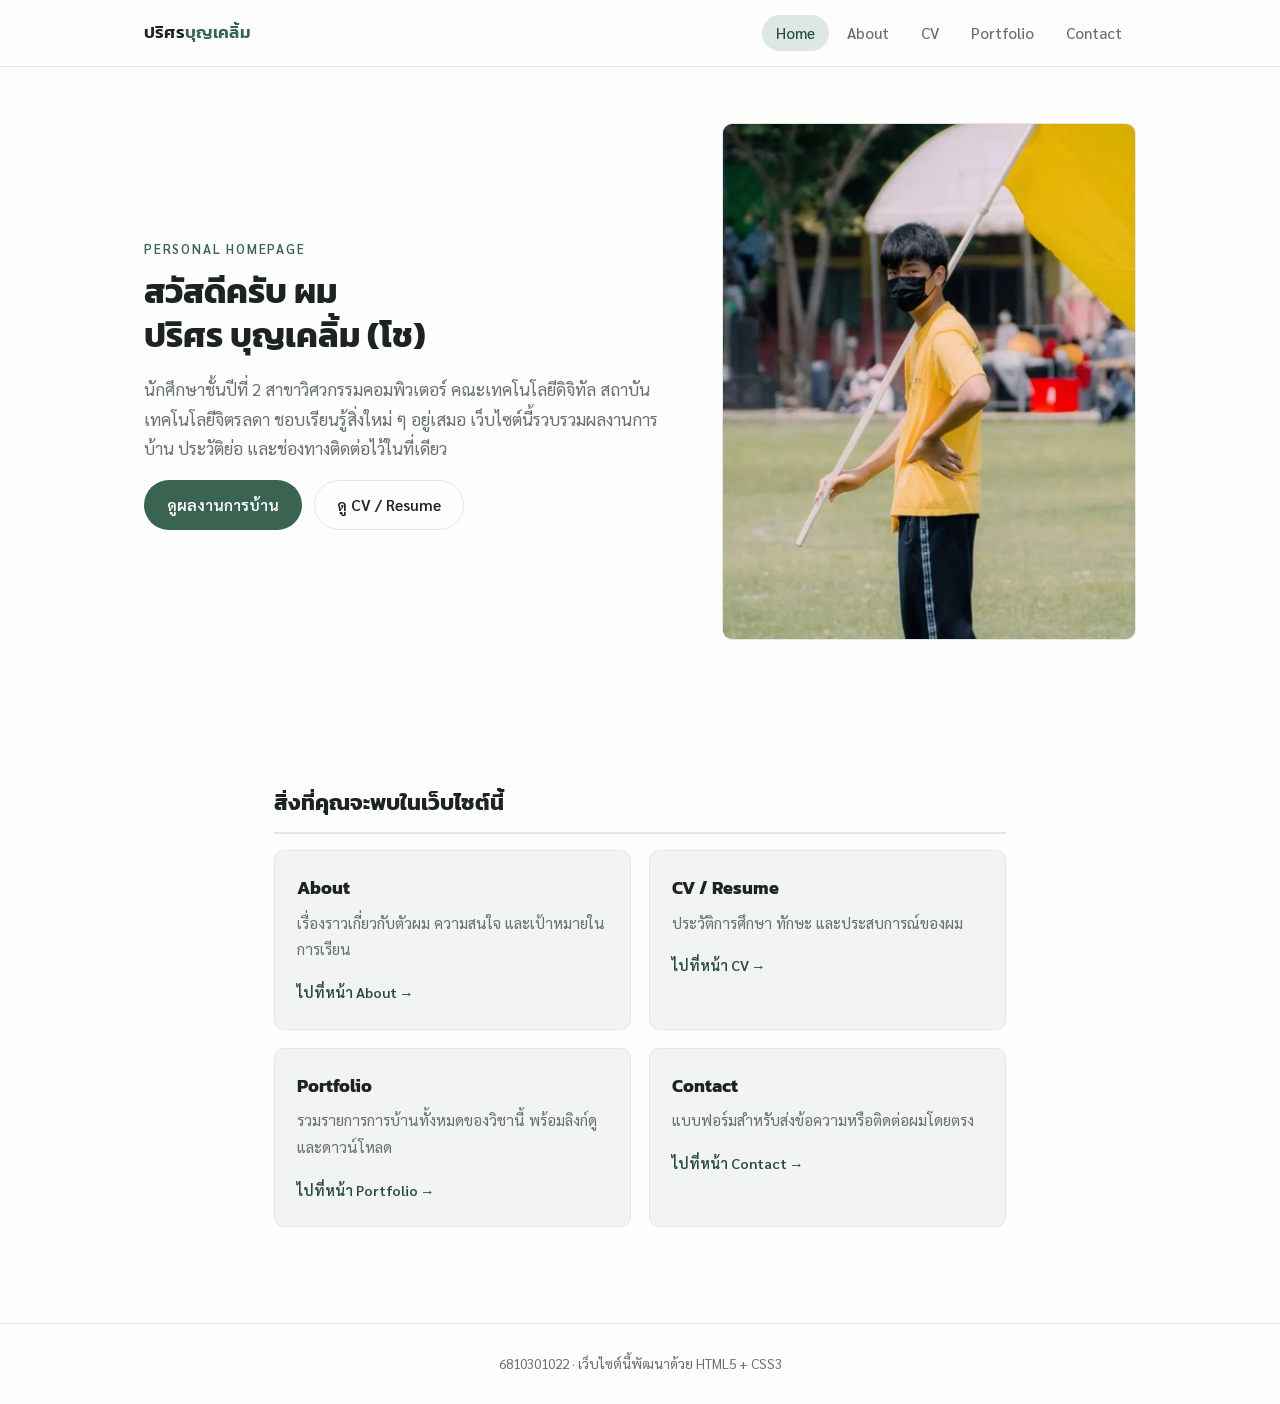
<file: index.html>
<!DOCTYPE html>
<html lang="th">
<head>
<meta charset="UTF-8">
<meta name="viewport" content="width=device-width, initial-scale=1.0">
<title>หน้าแรก | เว็บไซต์ส่วนตัว</title>
<link rel="stylesheet" href="css/style.css">
</head>
<body>

<header class="site-header">
  <div class="nav-wrap">
    <a href="index.html" class="brand">ปริศร<span>บุญเคลิ้ม</span></a>
    <button class="nav-toggle" aria-label="เปิดเมนู">เมนู</button>
    <ul class="nav-list">
      <li><a href="index.html" class="active">Home</a></li>
      <li><a href="about.html">About</a></li>
      <li><a href="cv.html">CV</a></li>
      <li><a href="portfolio.html">Portfolio</a></li>
      <li><a href="contact.html">Contact</a></li>
    </ul>
  </div>
</header>

<section class="hero">
  <div>
    <span class="eyebrow">Personal Homepage</span>
    <h1>สวัสดีครับ ผม<br>ปริศร บุญเคลิ้ม (โช)</h1>
    <p class="lead">
      นักศึกษาชั้นปีที่ 2 สาขาวิศวกรรมคอมพิวเตอร์ คณะเทคโนโลยีดิจิทัล
      สถาบันเทคโนโลยีจิตรลดา ชอบเรียนรู้สิ่งใหม่ ๆ อยู่เสมอ
      เว็บไซต์นี้รวบรวมผลงานการบ้าน ประวัติย่อ
      และช่องทางติดต่อไว้ในที่เดียว
    </p>
    <div class="hero-actions">
      <a href="portfolio.html" class="btn btn-primary">ดูผลงานการบ้าน</a>
      <a href="cv.html" class="btn btn-outline">ดู CV / Resume</a>
    </div>
  </div>
  <img class="hero-photo" src="images/avatar.jpg" alt="รูปโปรไฟล์ของปริศร บุญเคลิ้ม">
</section>

<main>
  <h2>สิ่งที่คุณจะพบในเว็บไซต์นี้</h2>
  <div class="card-grid">
    <div class="info-card">
      <h3>About</h3>
      <p>เรื่องราวเกี่ยวกับตัวผม ความสนใจ และเป้าหมายในการเรียน</p>
      <a href="about.html">ไปที่หน้า About →</a>
    </div>
    <div class="info-card">
      <h3>CV / Resume</h3>
      <p>ประวัติการศึกษา ทักษะ และประสบการณ์ของผม</p>
      <a href="cv.html">ไปที่หน้า CV →</a>
    </div>
    <div class="info-card">
      <h3>Portfolio</h3>
      <p>รวมรายการการบ้านทั้งหมดของวิชานี้ พร้อมลิงก์ดูและดาวน์โหลด</p>
      <a href="portfolio.html">ไปที่หน้า Portfolio →</a>
    </div>
    <div class="info-card">
      <h3>Contact</h3>
      <p>แบบฟอร์มสำหรับส่งข้อความหรือติดต่อผมโดยตรง</p>
      <a href="contact.html">ไปที่หน้า Contact →</a>
    </div>
  </div>
</main>

<footer class="site-footer">
  6810301022 · เว็บไซต์นี้พัฒนาด้วย HTML5 + CSS3
</footer>

<script src="js/main.js"></script>
</body>
</html>
</file>
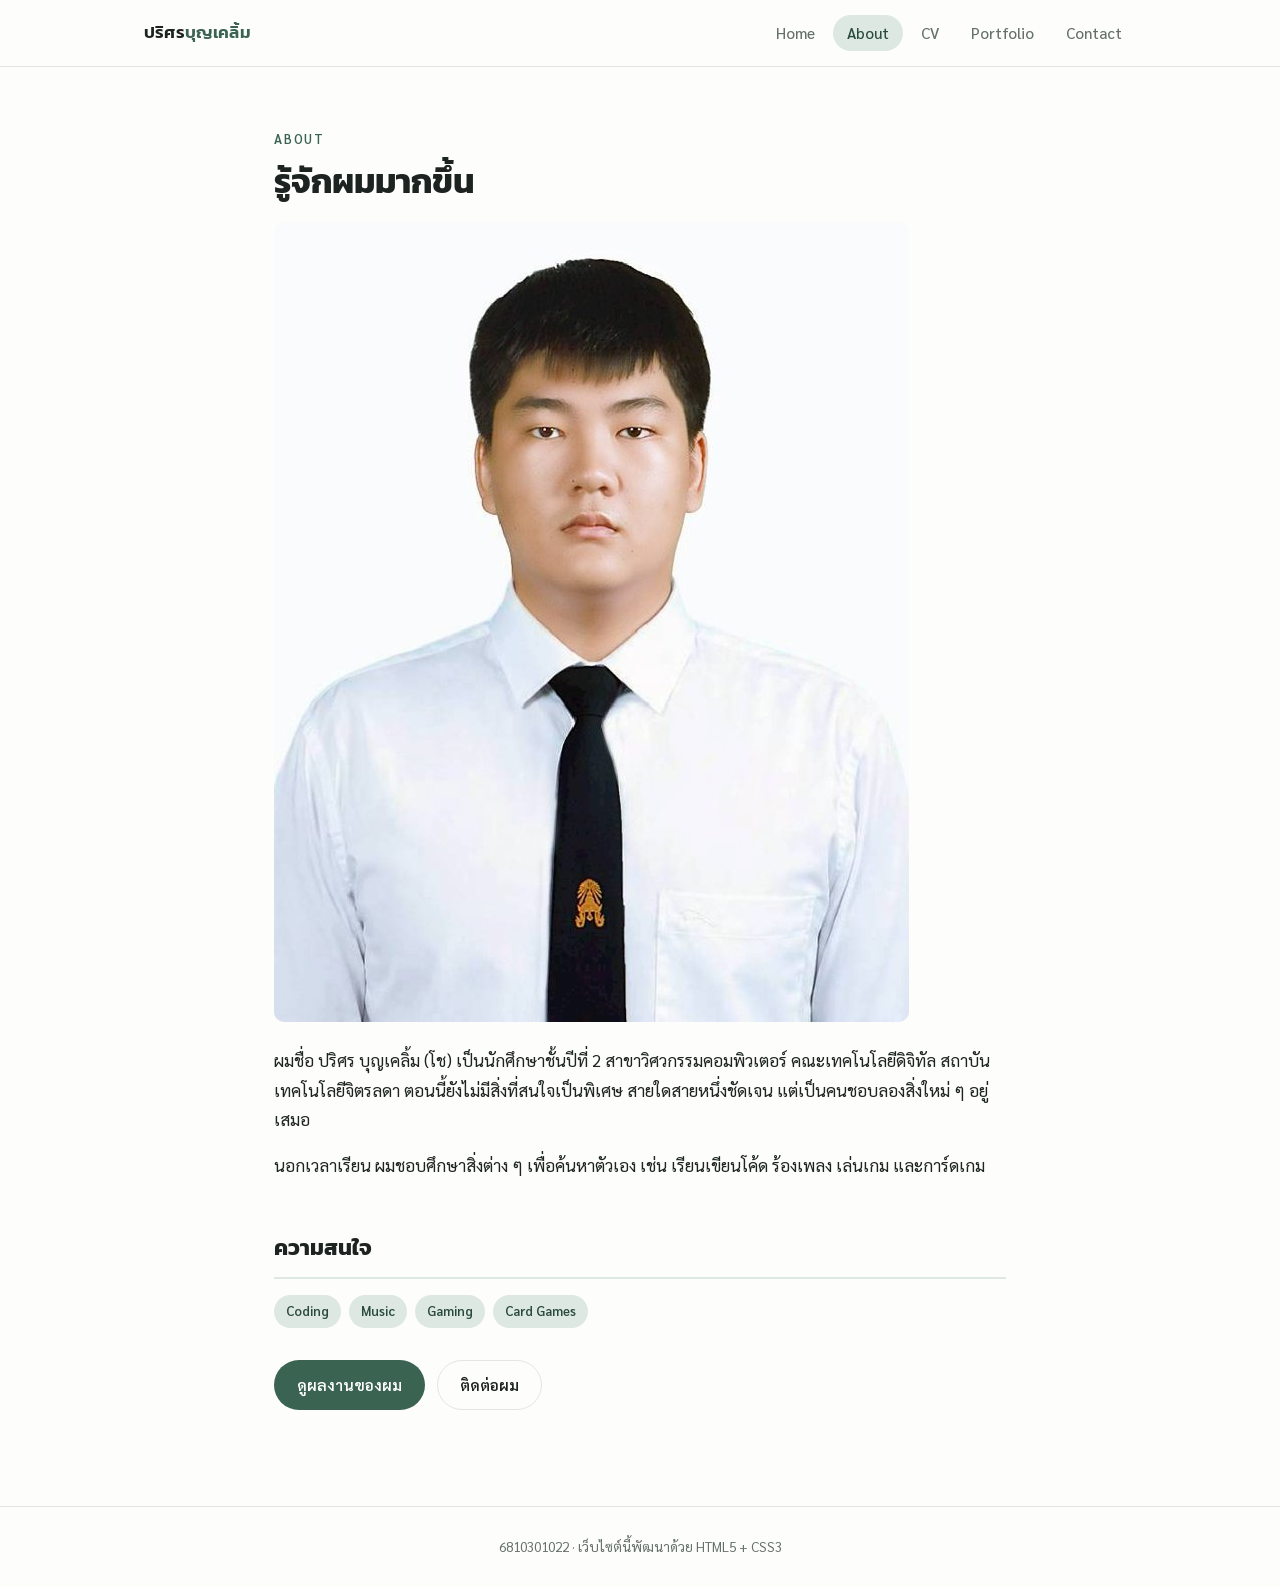
<file: about.html>
<!DOCTYPE html>
<html lang="th">
<head>
<meta charset="UTF-8">
<meta name="viewport" content="width=device-width, initial-scale=1.0">
<title>About | เว็บไซต์ส่วนตัว</title>
<link rel="stylesheet" href="css/style.css">
</head>
<body>

<header class="site-header">
  <div class="nav-wrap">
    <a href="index.html" class="brand">ปริศร<span>บุญเคลิ้ม</span></a>
    <button class="nav-toggle" aria-label="เปิดเมนู">เมนู</button>
    <ul class="nav-list">
      <li><a href="index.html">Home</a></li>
      <li><a href="about.html" class="active">About</a></li>
      <li><a href="cv.html">CV</a></li>
      <li><a href="portfolio.html">Portfolio</a></li>
      <li><a href="contact.html">Contact</a></li>
    </ul>
  </div>
</header>

<main>
  <span class="eyebrow">About</span>
  <h1>รู้จักผมมากขึ้น</h1>

  <img src="images/banner.jpg" alt="ปริศรร่วมกิจกรรมกีฬาสีของสถาบัน" style="border-radius:10px; margin-bottom:24px;">

  <p>
    ผมชื่อ ปริศร บุญเคลิ้ม (โช) เป็นนักศึกษาชั้นปีที่ 2 สาขาวิศวกรรมคอมพิวเตอร์
    คณะเทคโนโลยีดิจิทัล สถาบันเทคโนโลยีจิตรลดา ตอนนี้ยังไม่มีสิ่งที่สนใจเป็นพิเศษ
    สายใดสายหนึ่งชัดเจน แต่เป็นคนชอบลองสิ่งใหม่ ๆ อยู่เสมอ
  </p>

  <p>
    นอกเวลาเรียน ผมชอบศึกษาสิ่งต่าง ๆ เพื่อค้นหาตัวเอง เช่น เรียนเขียนโค้ด
    ร้องเพลง เล่นเกม และการ์ดเกม
  </p>

  <h2>ความสนใจ</h2>
  <div class="tags">
    <span class="tag">Coding</span>
    <span class="tag">Music</span>
    <span class="tag">Gaming</span>
    <span class="tag">Card Games</span>
  </div>

  <div class="hero-actions" style="margin-top:32px;">
    <a href="portfolio.html" class="btn btn-primary">ดูผลงานของผม</a>
    <a href="contact.html" class="btn btn-outline">ติดต่อผม</a>
  </div>
</main>

<footer class="site-footer">
  6810301022 · เว็บไซต์นี้พัฒนาด้วย HTML5 + CSS3
</footer>

<script src="js/main.js"></script>
</body>
</html>
</file>
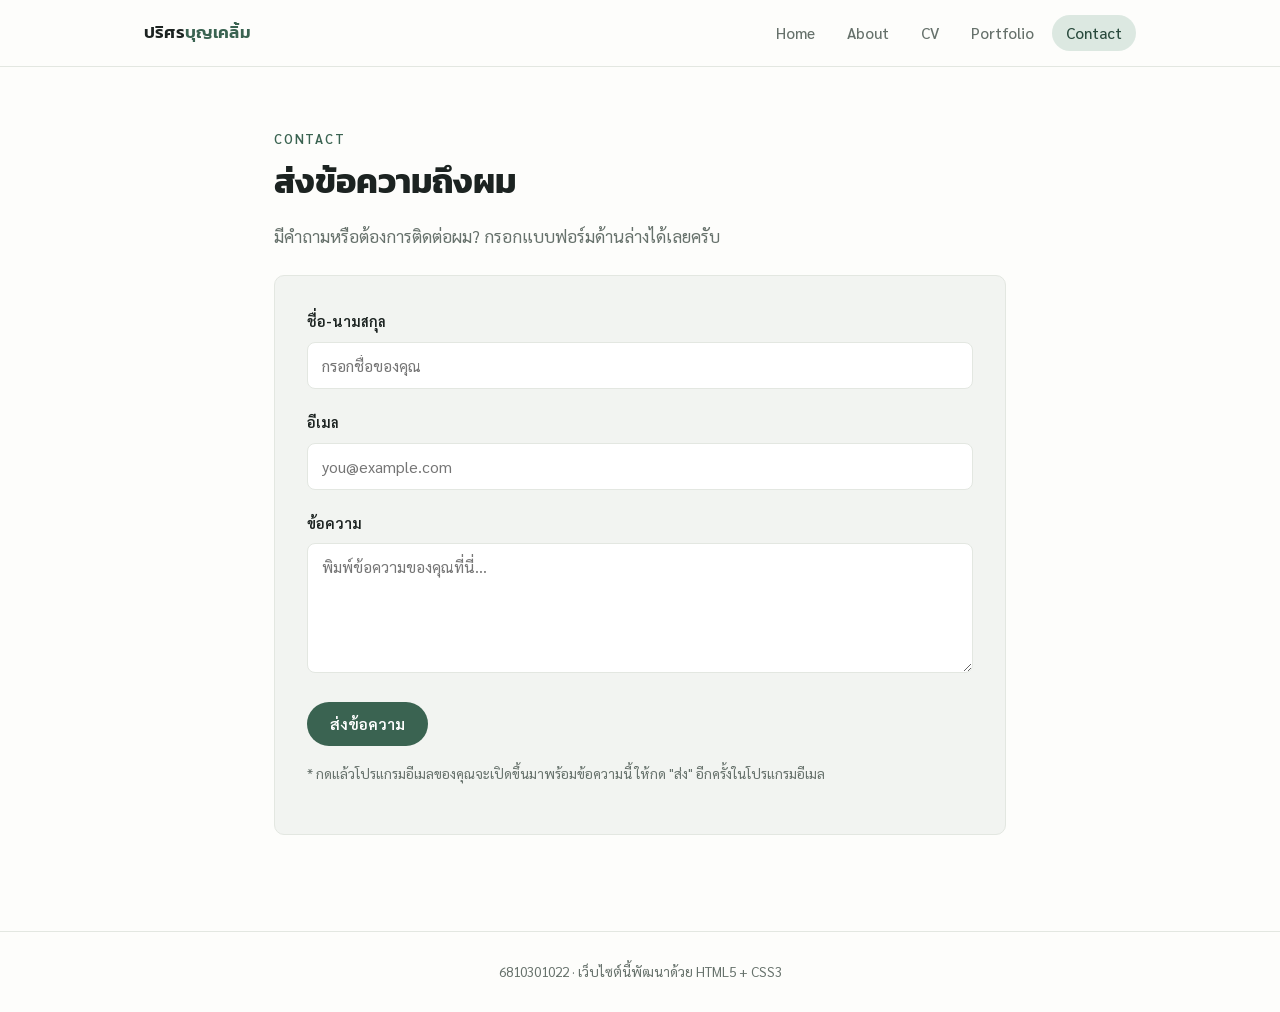
<file: contact.html>
<!DOCTYPE html>
<html lang="th">
<head>
<meta charset="UTF-8">
<meta name="viewport" content="width=device-width, initial-scale=1.0">
<title>Contact | เว็บไซต์ส่วนตัว</title>
<link rel="stylesheet" href="css/style.css">
</head>
<body>

<header class="site-header">
  <div class="nav-wrap">
    <a href="index.html" class="brand">ปริศร<span>บุญเคลิ้ม</span></a>
    <button class="nav-toggle" aria-label="เปิดเมนู">เมนู</button>
    <ul class="nav-list">
      <li><a href="index.html">Home</a></li>
      <li><a href="about.html">About</a></li>
      <li><a href="cv.html">CV</a></li>
      <li><a href="portfolio.html">Portfolio</a></li>
      <li><a href="contact.html" class="active">Contact</a></li>
    </ul>
  </div>
</header>

<main>
  <span class="eyebrow">Contact</span>
  <h1>ส่งข้อความถึงผม</h1>
  <p class="lead">มีคำถามหรือต้องการติดต่อผม? กรอกแบบฟอร์มด้านล่างได้เลยครับ</p>

  <form class="contact-form" onsubmit="return sendViaMailto(event)">
    <div class="form-group">
      <label for="fullname">ชื่อ-นามสกุล</label>
      <input type="text" id="fullname" name="name" placeholder="กรอกชื่อของคุณ" required>
    </div>

    <div class="form-group">
      <label for="email">อีเมล</label>
      <input type="email" id="email" name="email" placeholder="you@example.com" required>
    </div>

    <div class="form-group">
      <label for="message">ข้อความ</label>
      <textarea id="message" name="message" placeholder="พิมพ์ข้อความของคุณที่นี่..." required></textarea>
    </div>

    <button type="submit" class="btn btn-primary">ส่งข้อความ</button>
    <p class="form-note">* กดแล้วโปรแกรมอีเมลของคุณจะเปิดขึ้นมาพร้อมข้อความนี้ ให้กด "ส่ง" อีกครั้งในโปรแกรมอีเมล</p>
  </form>
</main>

<footer class="site-footer">
  6810301022 · เว็บไซต์นี้พัฒนาด้วย HTML5 + CSS3
</footer>

<script src="js/main.js"></script>
</body>
</html>
</file>
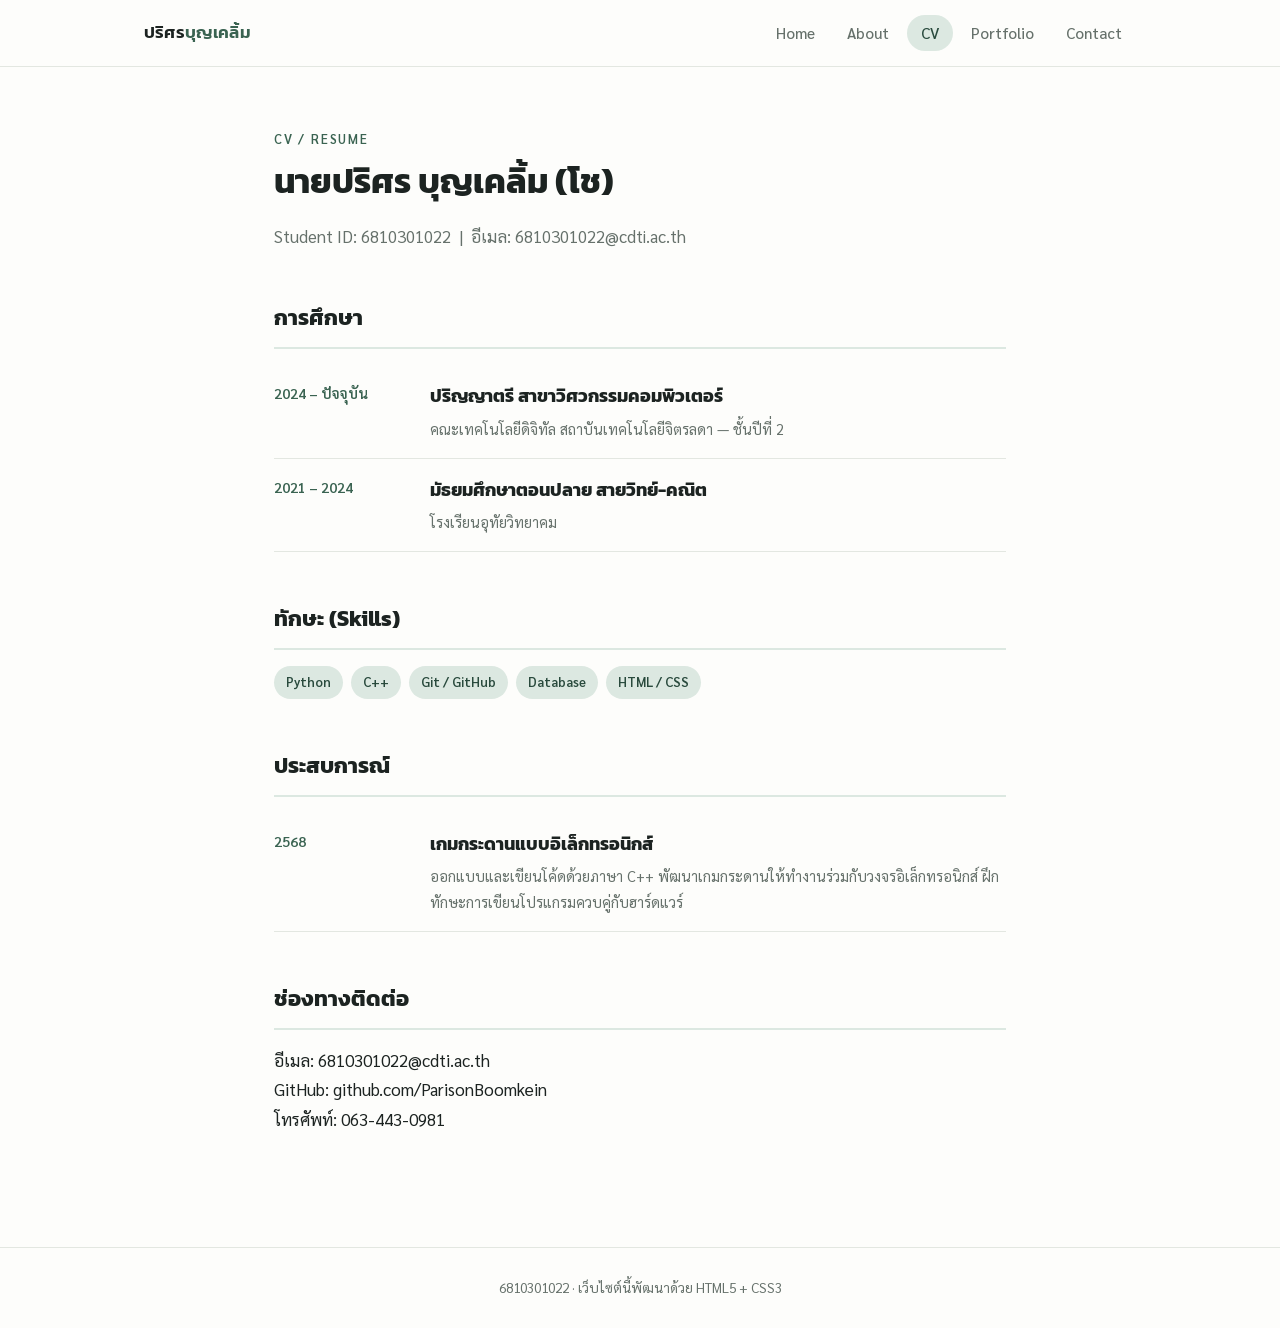
<file: cv.html>
<!DOCTYPE html>
<html lang="th">
<head>
<meta charset="UTF-8">
<meta name="viewport" content="width=device-width, initial-scale=1.0">
<title>CV / Resume | เว็บไซต์ส่วนตัว</title>
<link rel="stylesheet" href="css/style.css">
</head>
<body>

<header class="site-header">
  <div class="nav-wrap">
    <a href="index.html" class="brand">ปริศร<span>บุญเคลิ้ม</span></a>
    <button class="nav-toggle" aria-label="เปิดเมนู">เมนู</button>
    <ul class="nav-list">
      <li><a href="index.html">Home</a></li>
      <li><a href="about.html">About</a></li>
      <li><a href="cv.html" class="active">CV</a></li>
      <li><a href="portfolio.html">Portfolio</a></li>
      <li><a href="contact.html">Contact</a></li>
    </ul>
  </div>
</header>

<main>
  <span class="eyebrow">CV / Resume</span>
  <h1>นายปริศร บุญเคลิ้ม (โช)</h1>
  <p class="lead">Student ID: 6810301022 &nbsp;|&nbsp; อีเมล: 6810301022@cdti.ac.th</p>

  <h2>การศึกษา</h2>
  <div class="cv-item">
    <div class="cv-period">2024 – ปัจจุบัน</div>
    <div>
      <h3>ปริญญาตรี สาขาวิศวกรรมคอมพิวเตอร์</h3>
      <div class="cv-sub">คณะเทคโนโลยีดิจิทัล สถาบันเทคโนโลยีจิตรลดา — ชั้นปีที่ 2</div>
    </div>
  </div>
  <div class="cv-item">
    <div class="cv-period">2021 – 2024</div>
    <div>
      <h3>มัธยมศึกษาตอนปลาย สายวิทย์-คณิต</h3>
      <div class="cv-sub">โรงเรียนอุทัยวิทยาคม</div>
    </div>
  </div>

  <h2>ทักษะ (Skills)</h2>
  <div class="tags">
    <span class="tag">Python</span>
    <span class="tag">C++</span>
    <span class="tag">Git / GitHub</span>
    <span class="tag">Database</span>
    <span class="tag">HTML / CSS</span>
  </div>

  <h2>ประสบการณ์</h2>
  <div class="cv-item">
    <div class="cv-period">2568</div>
    <div>
      <h3>เกมกระดานแบบอิเล็กทรอนิกส์</h3>
      <div class="cv-sub">ออกแบบและเขียนโค้ดด้วยภาษา C++ พัฒนาเกมกระดานให้ทำงานร่วมกับวงจรอิเล็กทรอนิกส์ ฝึกทักษะการเขียนโปรแกรมควบคู่กับฮาร์ดแวร์</div>
    </div>
  </div>

  <h2>ช่องทางติดต่อ</h2>
  <p>
    อีเมล: 6810301022@cdti.ac.th<br>
    GitHub: github.com/ParisonBoomkein<br>
    โทรศัพท์: 063-443-0981
  </p>
</main>

<footer class="site-footer">
  6810301022 · เว็บไซต์นี้พัฒนาด้วย HTML5 + CSS3
</footer>

<script src="js/main.js"></script>
</body>
</html>
</file>
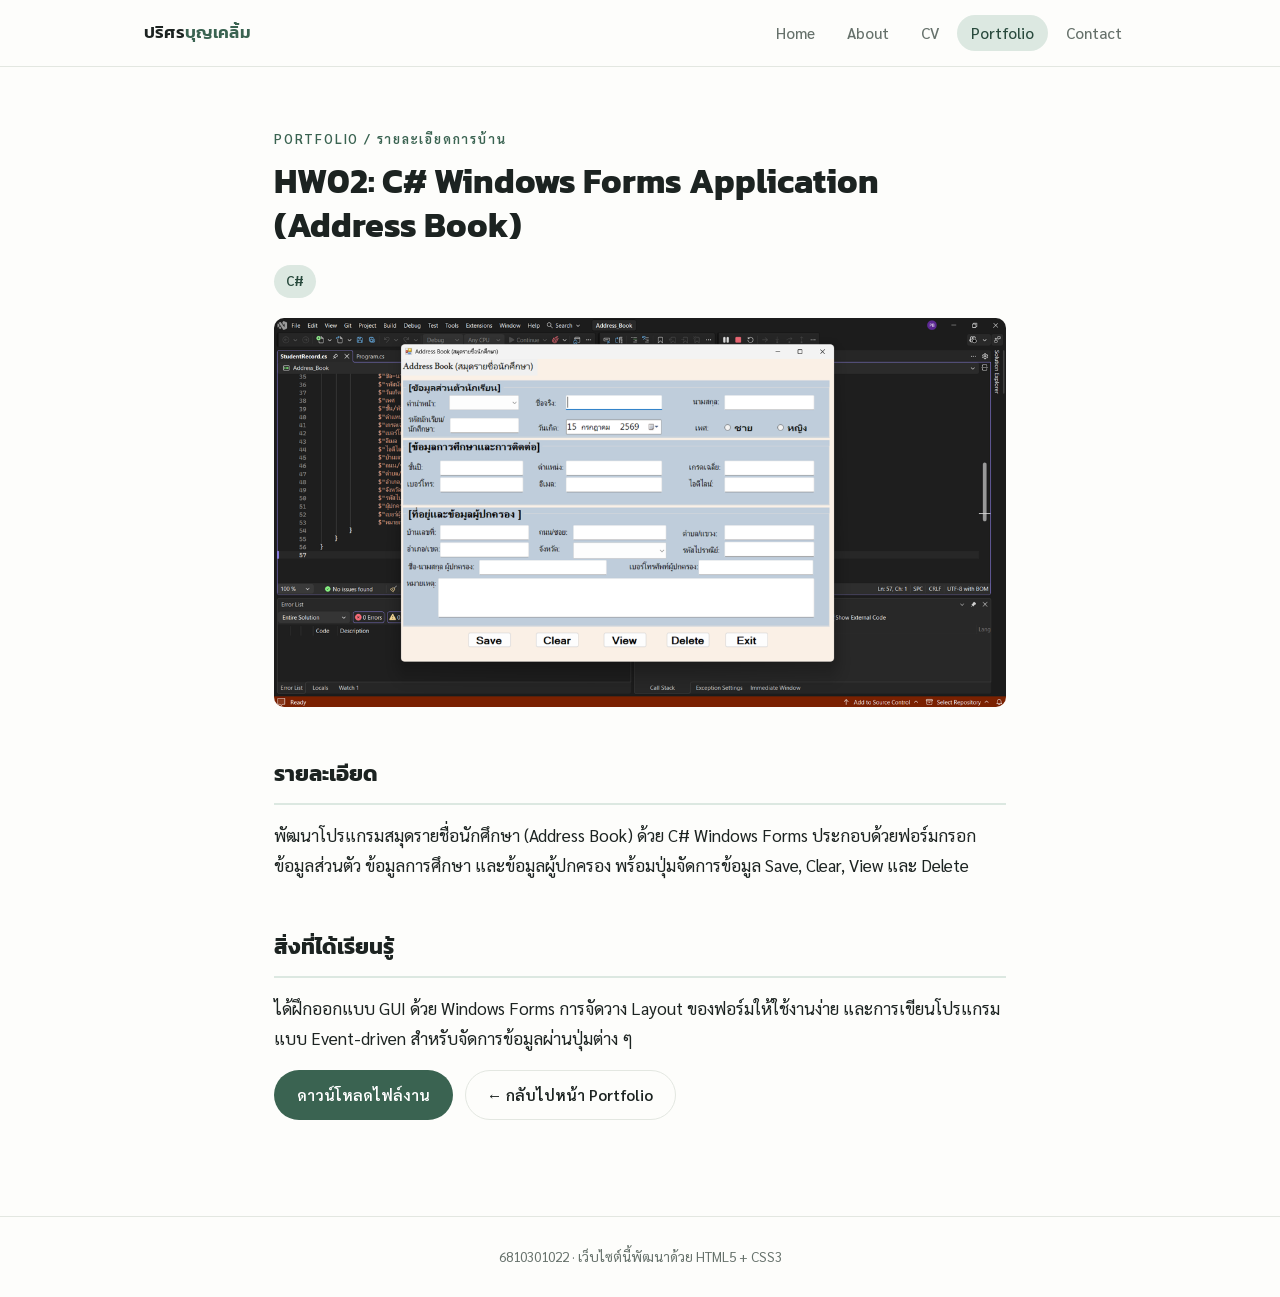
<file: hw-detail-02.html>
<!DOCTYPE html>
<html lang="th">
<head>
<meta charset="UTF-8">
<meta name="viewport" content="width=device-width, initial-scale=1.0">
<title>HW02: C# Windows Forms Application (Address Book) | เว็บไซต์ส่วนตัว</title>
<link rel="stylesheet" href="css/style.css">
</head>
<body>

<header class="site-header">
  <div class="nav-wrap">
    <a href="index.html" class="brand">ปริศร<span>บุญเคลิ้ม</span></a>
    <button class="nav-toggle" aria-label="เปิดเมนู">เมนู</button>
    <ul class="nav-list">
      <li><a href="index.html">Home</a></li>
      <li><a href="about.html">About</a></li>
      <li><a href="cv.html">CV</a></li>
      <li><a href="portfolio.html" class="active">Portfolio</a></li>
      <li><a href="contact.html">Contact</a></li>
    </ul>
  </div>
</header>

<main>
  <span class="eyebrow">Portfolio / รายละเอียดการบ้าน</span>
  <h1>HW02: C# Windows Forms Application (Address Book)</h1>

  <div class="detail-meta">
    <span class="tag">C#</span>
  </div>

  <img src="images/hw02.png" alt="ภาพตัวอย่างผลงาน HW02: C# Windows Forms Application (Address Book)" style="border-radius:10px; margin-bottom:24px;">

  <h2>รายละเอียด</h2>
  <p>พัฒนาโปรแกรมสมุดรายชื่อนักศึกษา (Address Book) ด้วย C# Windows Forms ประกอบด้วยฟอร์มกรอกข้อมูลส่วนตัว ข้อมูลการศึกษา และข้อมูลผู้ปกครอง พร้อมปุ่มจัดการข้อมูล Save, Clear, View และ Delete</p>

  <h2>สิ่งที่ได้เรียนรู้</h2>
  <p>ได้ฝึกออกแบบ GUI ด้วย Windows Forms การจัดวาง Layout ของฟอร์มให้ใช้งานง่าย และการเขียนโปรแกรมแบบ Event-driven สำหรับจัดการข้อมูลผ่านปุ่มต่าง ๆ</p>

  <div class="hero-actions">
    <a href="downloads/hw02.zip" class="btn btn-primary" download>ดาวน์โหลดไฟล์งาน</a>
    <a href="portfolio.html" class="btn btn-outline">← กลับไปหน้า Portfolio</a>
  </div>
</main>

<footer class="site-footer">
  6810301022 · เว็บไซต์นี้พัฒนาด้วย HTML5 + CSS3
</footer>

<script src="js/main.js"></script>
</body>
</html>
</file>
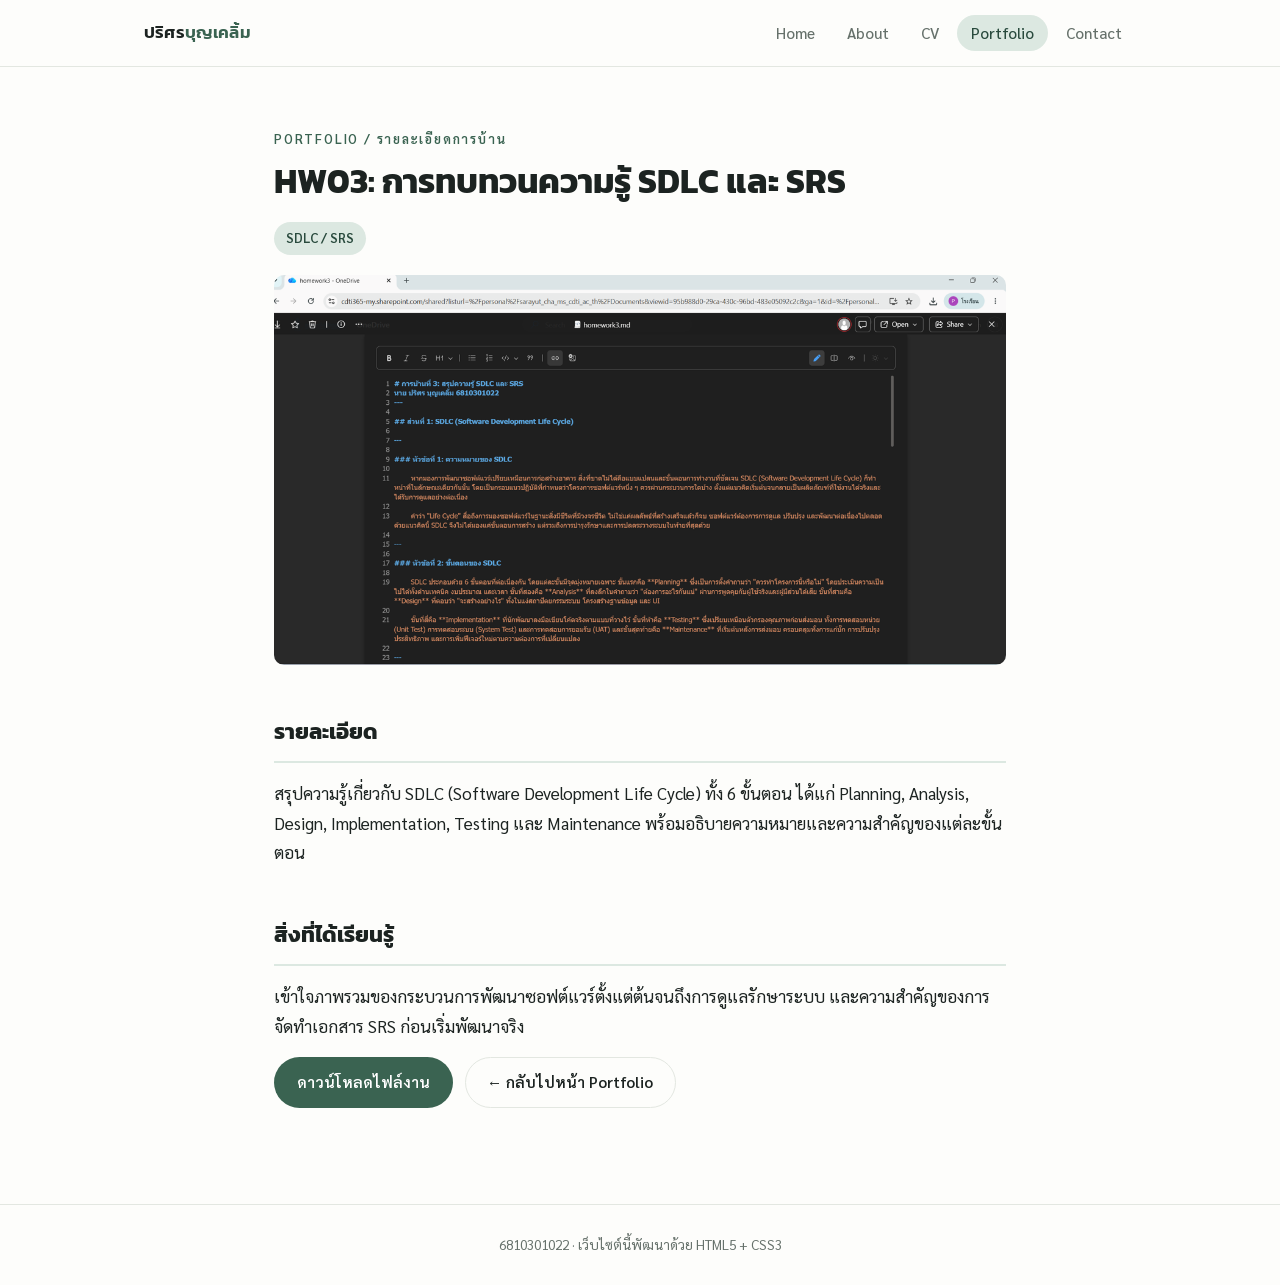
<file: hw-detail-03.html>
<!DOCTYPE html>
<html lang="th">
<head>
<meta charset="UTF-8">
<meta name="viewport" content="width=device-width, initial-scale=1.0">
<title>HW03: การทบทวนความรู้ SDLC และ SRS | เว็บไซต์ส่วนตัว</title>
<link rel="stylesheet" href="css/style.css">
</head>
<body>

<header class="site-header">
  <div class="nav-wrap">
    <a href="index.html" class="brand">ปริศร<span>บุญเคลิ้ม</span></a>
    <button class="nav-toggle" aria-label="เปิดเมนู">เมนู</button>
    <ul class="nav-list">
      <li><a href="index.html">Home</a></li>
      <li><a href="about.html">About</a></li>
      <li><a href="cv.html">CV</a></li>
      <li><a href="portfolio.html" class="active">Portfolio</a></li>
      <li><a href="contact.html">Contact</a></li>
    </ul>
  </div>
</header>

<main>
  <span class="eyebrow">Portfolio / รายละเอียดการบ้าน</span>
  <h1>HW03: การทบทวนความรู้ SDLC และ SRS</h1>

  <div class="detail-meta">
    <span class="tag">SDLC / SRS</span>
  </div>

  <img src="images/hw03.png" alt="ภาพตัวอย่างผลงาน HW03: การทบทวนความรู้ SDLC และ SRS" style="border-radius:10px; margin-bottom:24px;">

  <h2>รายละเอียด</h2>
  <p>สรุปความรู้เกี่ยวกับ SDLC (Software Development Life Cycle) ทั้ง 6 ขั้นตอน ได้แก่ Planning, Analysis, Design, Implementation, Testing และ Maintenance พร้อมอธิบายความหมายและความสำคัญของแต่ละขั้นตอน</p>

  <h2>สิ่งที่ได้เรียนรู้</h2>
  <p>เข้าใจภาพรวมของกระบวนการพัฒนาซอฟต์แวร์ตั้งแต่ต้นจนถึงการดูแลรักษาระบบ และความสำคัญของการจัดทำเอกสาร SRS ก่อนเริ่มพัฒนาจริง</p>

  <div class="hero-actions">
    <a href="downloads/hw03.zip" class="btn btn-primary" download>ดาวน์โหลดไฟล์งาน</a>
    <a href="portfolio.html" class="btn btn-outline">← กลับไปหน้า Portfolio</a>
  </div>
</main>

<footer class="site-footer">
  6810301022 · เว็บไซต์นี้พัฒนาด้วย HTML5 + CSS3
</footer>

<script src="js/main.js"></script>
</body>
</html>
</file>
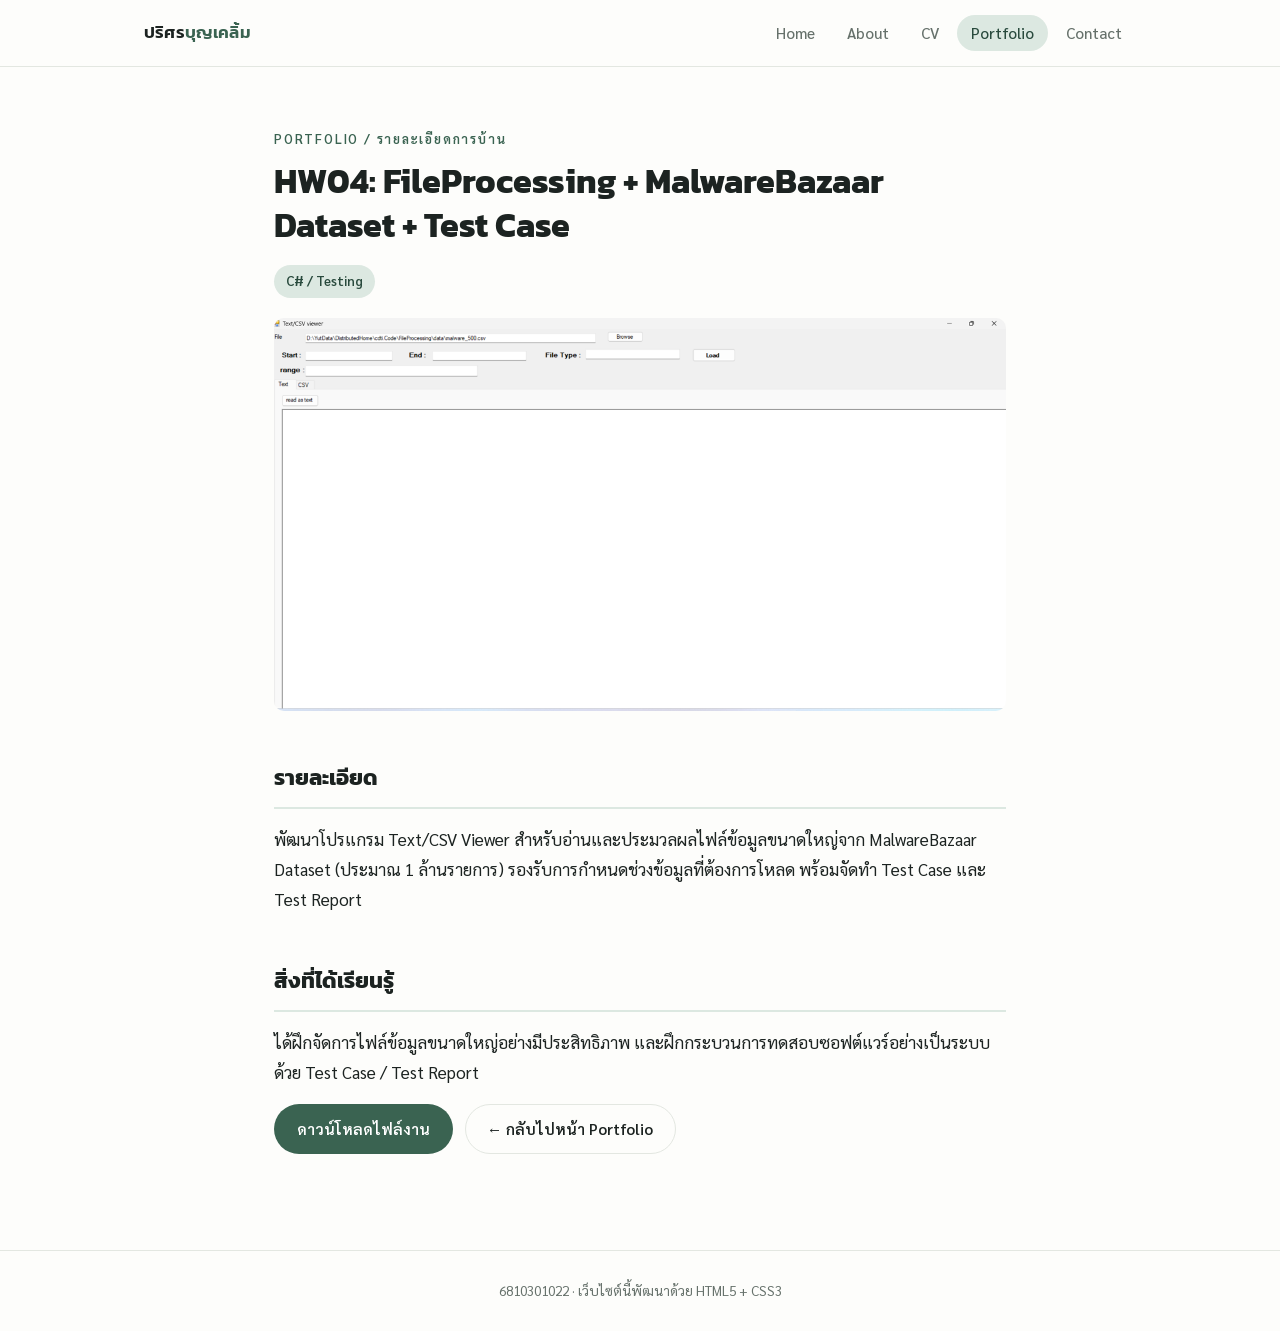
<file: hw-detail-04.html>
<!DOCTYPE html>
<html lang="th">
<head>
<meta charset="UTF-8">
<meta name="viewport" content="width=device-width, initial-scale=1.0">
<title>HW04: FileProcessing + MalwareBazaar Dataset + Test Case | เว็บไซต์ส่วนตัว</title>
<link rel="stylesheet" href="css/style.css">
</head>
<body>

<header class="site-header">
  <div class="nav-wrap">
    <a href="index.html" class="brand">ปริศร<span>บุญเคลิ้ม</span></a>
    <button class="nav-toggle" aria-label="เปิดเมนู">เมนู</button>
    <ul class="nav-list">
      <li><a href="index.html">Home</a></li>
      <li><a href="about.html">About</a></li>
      <li><a href="cv.html">CV</a></li>
      <li><a href="portfolio.html" class="active">Portfolio</a></li>
      <li><a href="contact.html">Contact</a></li>
    </ul>
  </div>
</header>

<main>
  <span class="eyebrow">Portfolio / รายละเอียดการบ้าน</span>
  <h1>HW04: FileProcessing + MalwareBazaar Dataset + Test Case</h1>

  <div class="detail-meta">
    <span class="tag">C# / Testing</span>
  </div>

  <img src="images/hw04.png" alt="ภาพตัวอย่างผลงาน HW04: FileProcessing + MalwareBazaar Dataset + Test Case" style="border-radius:10px; margin-bottom:24px;">

  <h2>รายละเอียด</h2>
  <p>พัฒนาโปรแกรม Text/CSV Viewer สำหรับอ่านและประมวลผลไฟล์ข้อมูลขนาดใหญ่จาก MalwareBazaar Dataset (ประมาณ 1 ล้านรายการ) รองรับการกำหนดช่วงข้อมูลที่ต้องการโหลด พร้อมจัดทำ Test Case และ Test Report</p>

  <h2>สิ่งที่ได้เรียนรู้</h2>
  <p>ได้ฝึกจัดการไฟล์ข้อมูลขนาดใหญ่อย่างมีประสิทธิภาพ และฝึกกระบวนการทดสอบซอฟต์แวร์อย่างเป็นระบบด้วย Test Case / Test Report</p>

  <div class="hero-actions">
    <a href="downloads/hw04.zip" class="btn btn-primary" download>ดาวน์โหลดไฟล์งาน</a>
    <a href="portfolio.html" class="btn btn-outline">← กลับไปหน้า Portfolio</a>
  </div>
</main>

<footer class="site-footer">
  6810301022 · เว็บไซต์นี้พัฒนาด้วย HTML5 + CSS3
</footer>

<script src="js/main.js"></script>
</body>
</html>
</file>
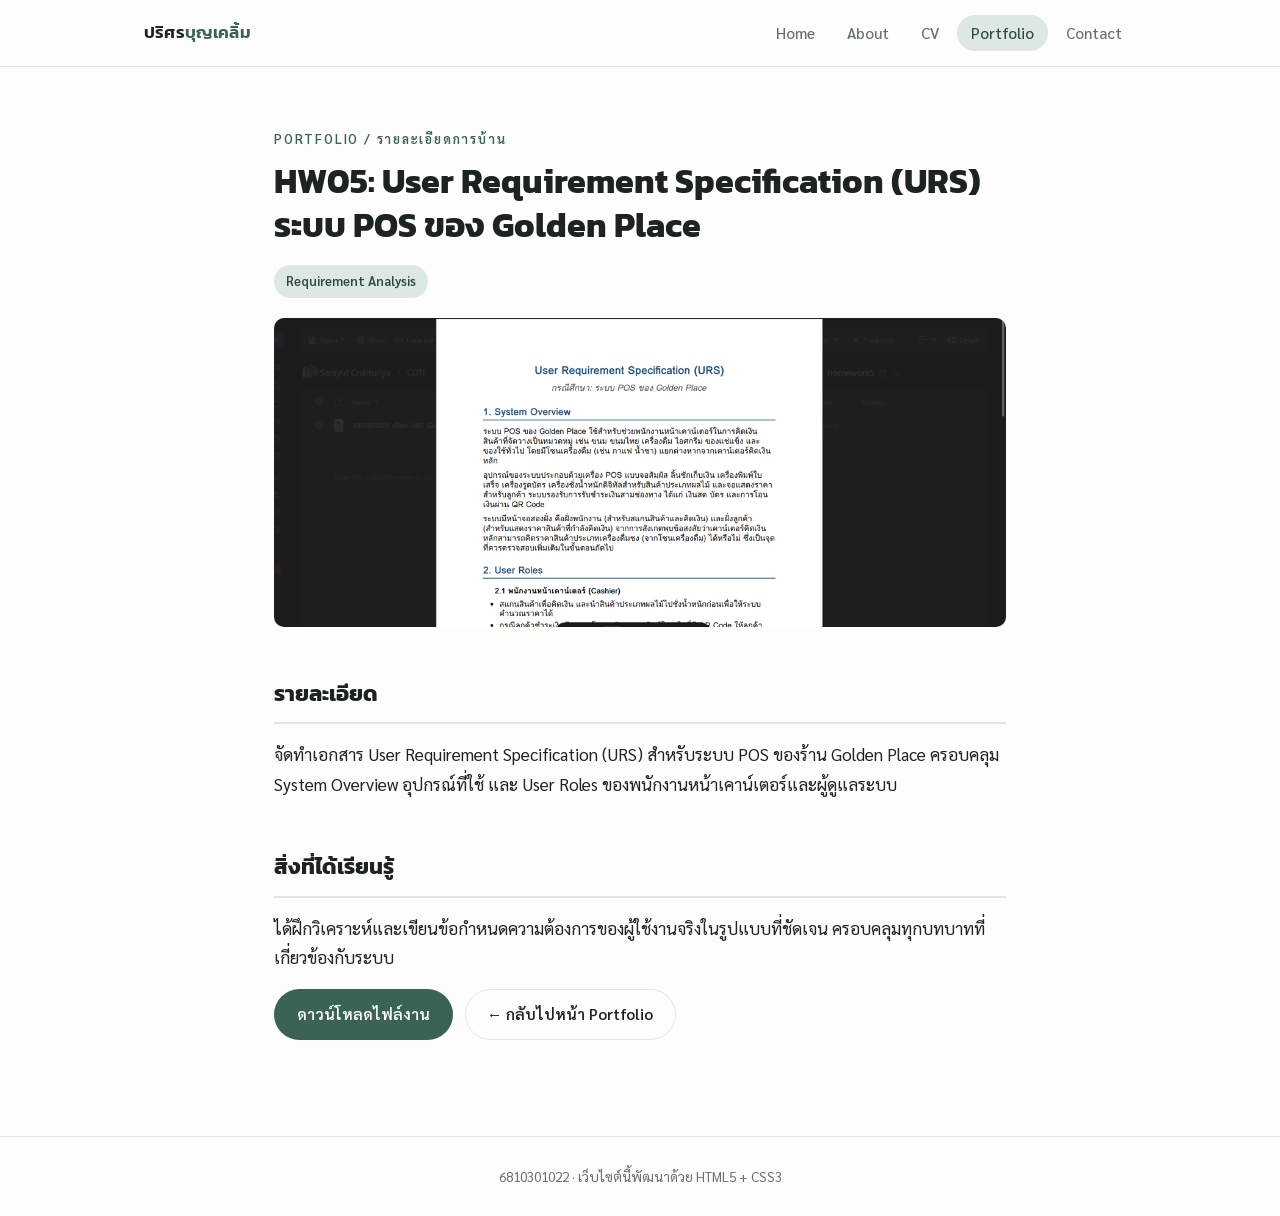
<file: hw-detail-05.html>
<!DOCTYPE html>
<html lang="th">
<head>
<meta charset="UTF-8">
<meta name="viewport" content="width=device-width, initial-scale=1.0">
<title>HW05: User Requirement Specification (URS) ระบบ POS ของ Golden Place | เว็บไซต์ส่วนตัว</title>
<link rel="stylesheet" href="css/style.css">
</head>
<body>

<header class="site-header">
  <div class="nav-wrap">
    <a href="index.html" class="brand">ปริศร<span>บุญเคลิ้ม</span></a>
    <button class="nav-toggle" aria-label="เปิดเมนู">เมนู</button>
    <ul class="nav-list">
      <li><a href="index.html">Home</a></li>
      <li><a href="about.html">About</a></li>
      <li><a href="cv.html">CV</a></li>
      <li><a href="portfolio.html" class="active">Portfolio</a></li>
      <li><a href="contact.html">Contact</a></li>
    </ul>
  </div>
</header>

<main>
  <span class="eyebrow">Portfolio / รายละเอียดการบ้าน</span>
  <h1>HW05: User Requirement Specification (URS) ระบบ POS ของ Golden Place</h1>

  <div class="detail-meta">
    <span class="tag">Requirement Analysis</span>
  </div>

  <img src="images/hw05.png" alt="ภาพตัวอย่างผลงาน HW05: User Requirement Specification (URS) ระบบ POS ของ Golden Place" style="border-radius:10px; margin-bottom:24px;">

  <h2>รายละเอียด</h2>
  <p>จัดทำเอกสาร User Requirement Specification (URS) สำหรับระบบ POS ของร้าน Golden Place ครอบคลุม System Overview อุปกรณ์ที่ใช้ และ User Roles ของพนักงานหน้าเคาน์เตอร์และผู้ดูแลระบบ</p>

  <h2>สิ่งที่ได้เรียนรู้</h2>
  <p>ได้ฝึกวิเคราะห์และเขียนข้อกำหนดความต้องการของผู้ใช้งานจริงในรูปแบบที่ชัดเจน ครอบคลุมทุกบทบาทที่เกี่ยวข้องกับระบบ</p>

  <div class="hero-actions">
    <a href="downloads/hw05.zip" class="btn btn-primary" download>ดาวน์โหลดไฟล์งาน</a>
    <a href="portfolio.html" class="btn btn-outline">← กลับไปหน้า Portfolio</a>
  </div>
</main>

<footer class="site-footer">
  6810301022 · เว็บไซต์นี้พัฒนาด้วย HTML5 + CSS3
</footer>

<script src="js/main.js"></script>
</body>
</html>
</file>
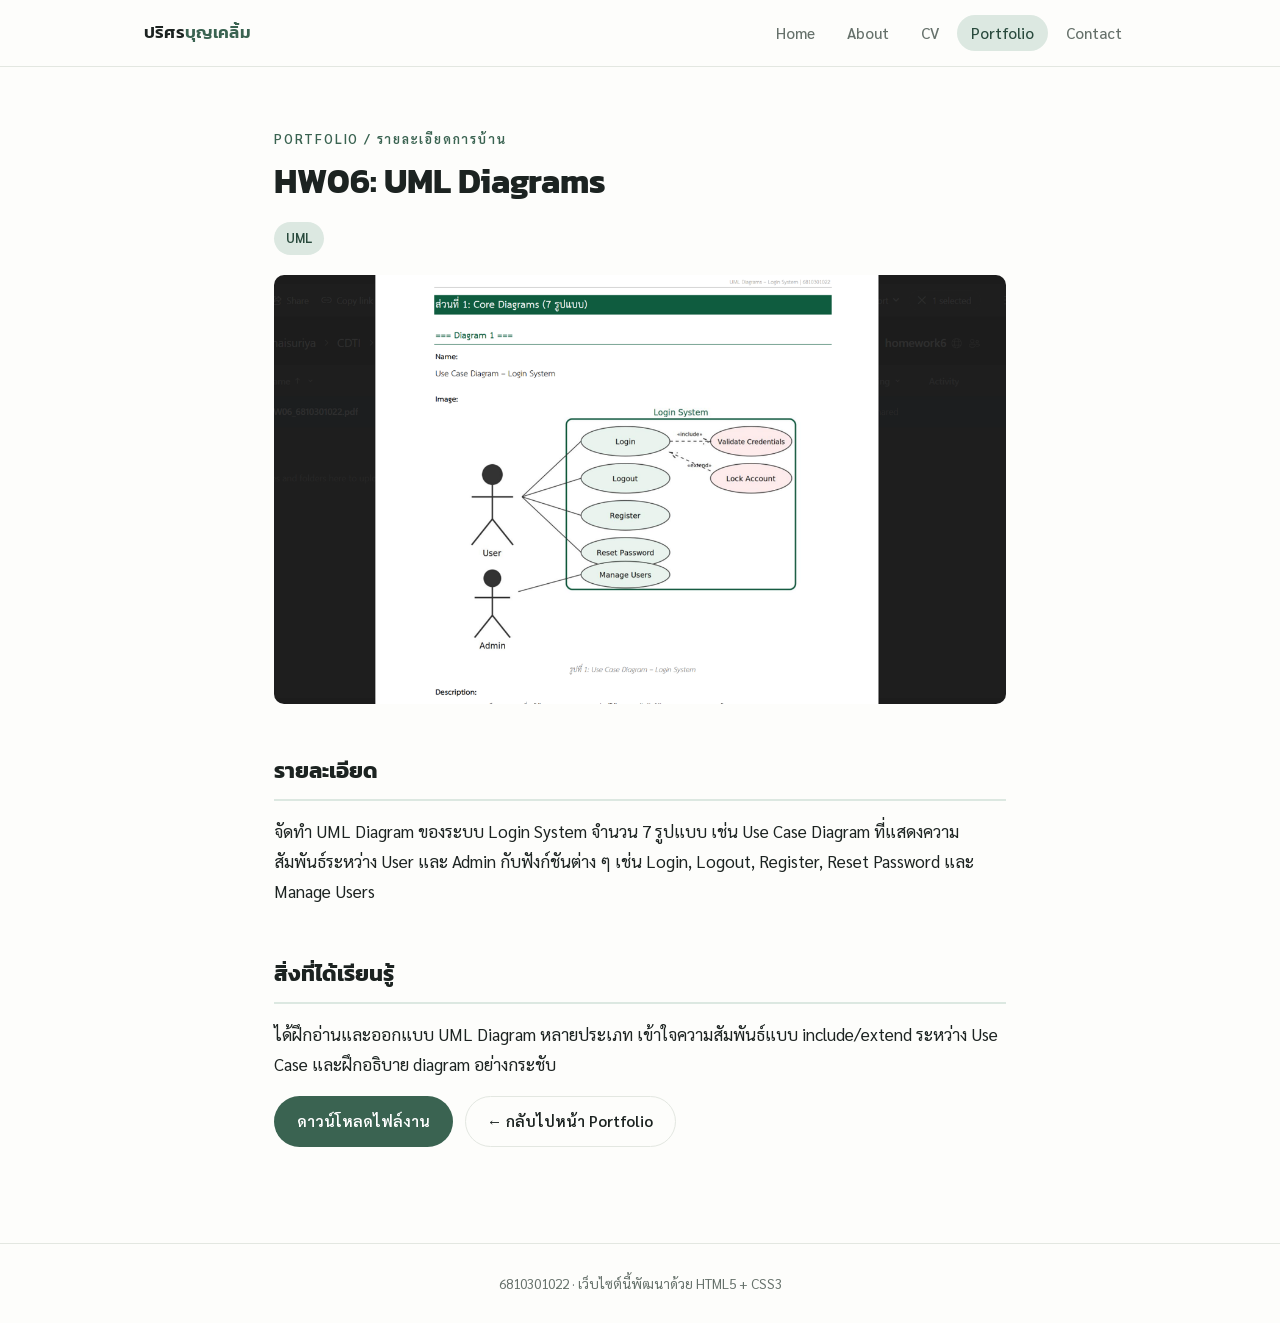
<file: hw-detail-06.html>
<!DOCTYPE html>
<html lang="th">
<head>
<meta charset="UTF-8">
<meta name="viewport" content="width=device-width, initial-scale=1.0">
<title>HW06: UML Diagrams | เว็บไซต์ส่วนตัว</title>
<link rel="stylesheet" href="css/style.css">
</head>
<body>

<header class="site-header">
  <div class="nav-wrap">
    <a href="index.html" class="brand">ปริศร<span>บุญเคลิ้ม</span></a>
    <button class="nav-toggle" aria-label="เปิดเมนู">เมนู</button>
    <ul class="nav-list">
      <li><a href="index.html">Home</a></li>
      <li><a href="about.html">About</a></li>
      <li><a href="cv.html">CV</a></li>
      <li><a href="portfolio.html" class="active">Portfolio</a></li>
      <li><a href="contact.html">Contact</a></li>
    </ul>
  </div>
</header>

<main>
  <span class="eyebrow">Portfolio / รายละเอียดการบ้าน</span>
  <h1>HW06: UML Diagrams</h1>

  <div class="detail-meta">
    <span class="tag">UML</span>
  </div>

  <img src="images/hw06.png" alt="ภาพตัวอย่างผลงาน HW06: UML Diagrams" style="border-radius:10px; margin-bottom:24px;">

  <h2>รายละเอียด</h2>
  <p>จัดทำ UML Diagram ของระบบ Login System จำนวน 7 รูปแบบ เช่น Use Case Diagram ที่แสดงความสัมพันธ์ระหว่าง User และ Admin กับฟังก์ชันต่าง ๆ เช่น Login, Logout, Register, Reset Password และ Manage Users</p>

  <h2>สิ่งที่ได้เรียนรู้</h2>
  <p>ได้ฝึกอ่านและออกแบบ UML Diagram หลายประเภท เข้าใจความสัมพันธ์แบบ include/extend ระหว่าง Use Case และฝึกอธิบาย diagram อย่างกระชับ</p>

  <div class="hero-actions">
    <a href="downloads/hw06.zip" class="btn btn-primary" download>ดาวน์โหลดไฟล์งาน</a>
    <a href="portfolio.html" class="btn btn-outline">← กลับไปหน้า Portfolio</a>
  </div>
</main>

<footer class="site-footer">
  6810301022 · เว็บไซต์นี้พัฒนาด้วย HTML5 + CSS3
</footer>

<script src="js/main.js"></script>
</body>
</html>
</file>
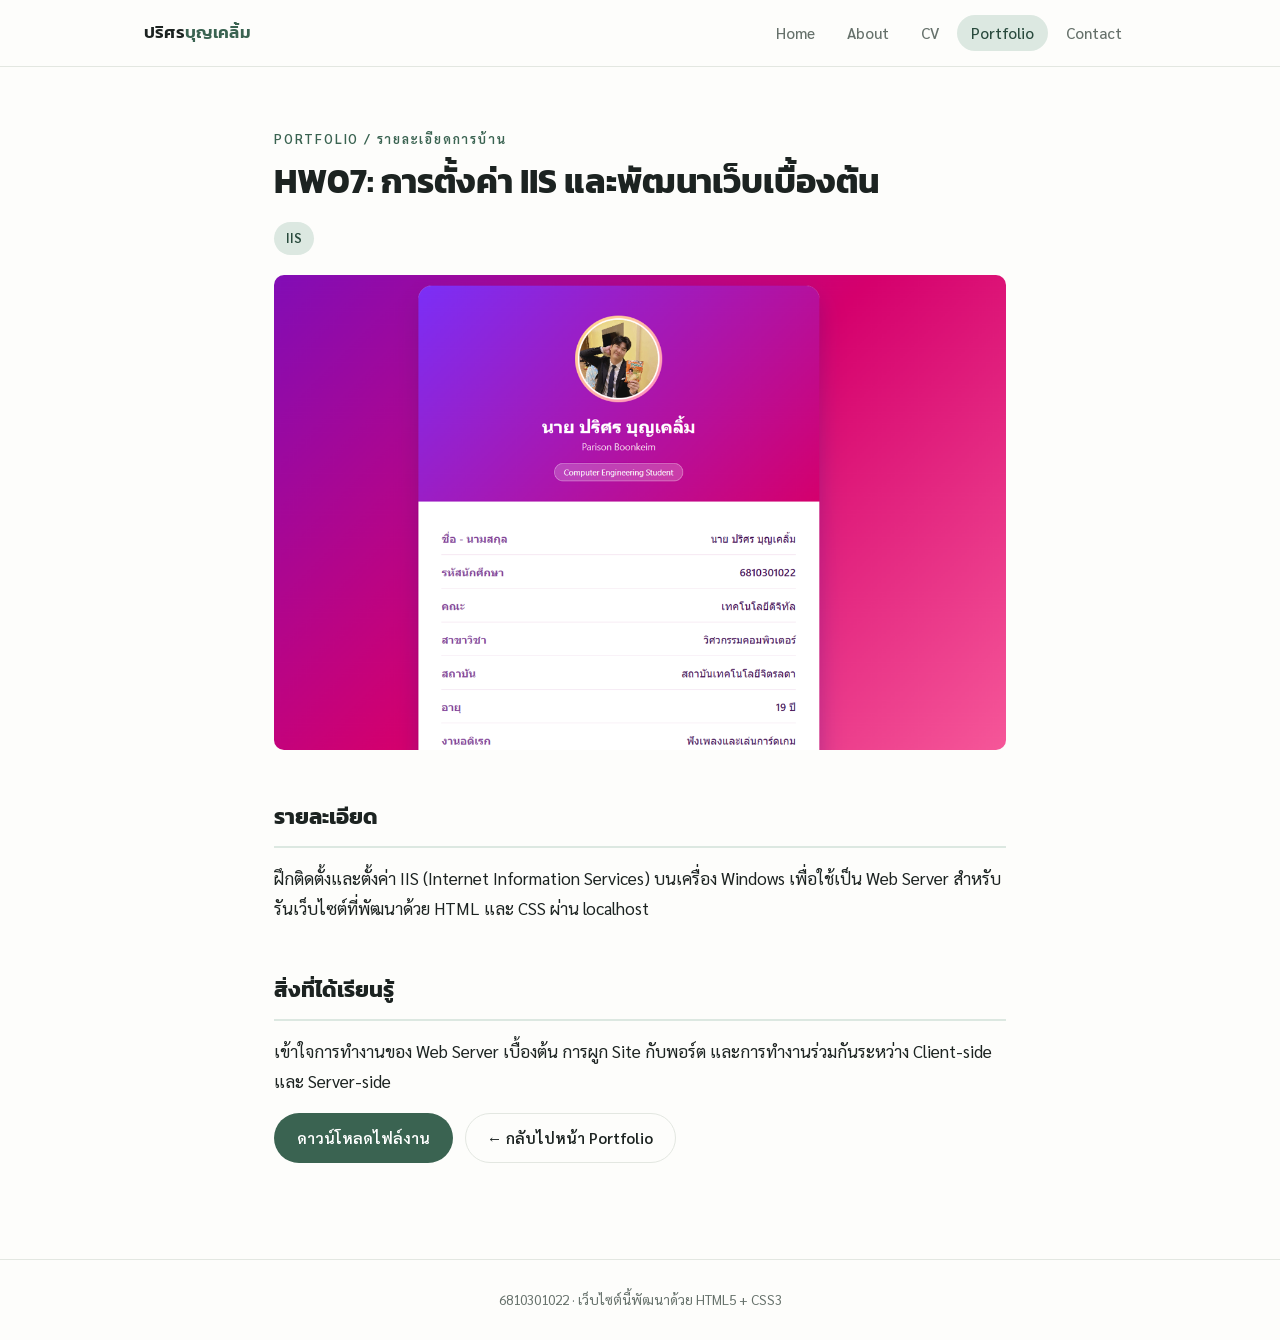
<file: hw-detail-07.html>
<!DOCTYPE html>
<html lang="th">
<head>
<meta charset="UTF-8">
<meta name="viewport" content="width=device-width, initial-scale=1.0">
<title>HW07: การตั้งค่า IIS และพัฒนาเว็บเบื้องต้น | เว็บไซต์ส่วนตัว</title>
<link rel="stylesheet" href="css/style.css">
</head>
<body>

<header class="site-header">
  <div class="nav-wrap">
    <a href="index.html" class="brand">ปริศร<span>บุญเคลิ้ม</span></a>
    <button class="nav-toggle" aria-label="เปิดเมนู">เมนู</button>
    <ul class="nav-list">
      <li><a href="index.html">Home</a></li>
      <li><a href="about.html">About</a></li>
      <li><a href="cv.html">CV</a></li>
      <li><a href="portfolio.html" class="active">Portfolio</a></li>
      <li><a href="contact.html">Contact</a></li>
    </ul>
  </div>
</header>

<main>
  <span class="eyebrow">Portfolio / รายละเอียดการบ้าน</span>
  <h1>HW07: การตั้งค่า IIS และพัฒนาเว็บเบื้องต้น</h1>

  <div class="detail-meta">
    <span class="tag">IIS</span>
  </div>

  <img src="images/hw07.png" alt="ภาพตัวอย่างผลงาน HW07: การตั้งค่า IIS และพัฒนาเว็บเบื้องต้น" style="border-radius:10px; margin-bottom:24px;">

  <h2>รายละเอียด</h2>
  <p>ฝึกติดตั้งและตั้งค่า IIS (Internet Information Services) บนเครื่อง Windows เพื่อใช้เป็น Web Server สำหรับรันเว็บไซต์ที่พัฒนาด้วย HTML และ CSS ผ่าน localhost</p>

  <h2>สิ่งที่ได้เรียนรู้</h2>
  <p>เข้าใจการทำงานของ Web Server เบื้องต้น การผูก Site กับพอร์ต และการทำงานร่วมกันระหว่าง Client-side และ Server-side</p>

  <div class="hero-actions">
    <a href="downloads/hw07.zip" class="btn btn-primary" download>ดาวน์โหลดไฟล์งาน</a>
    <a href="portfolio.html" class="btn btn-outline">← กลับไปหน้า Portfolio</a>
  </div>
</main>

<footer class="site-footer">
  6810301022 · เว็บไซต์นี้พัฒนาด้วย HTML5 + CSS3
</footer>

<script src="js/main.js"></script>
</body>
</html>
</file>
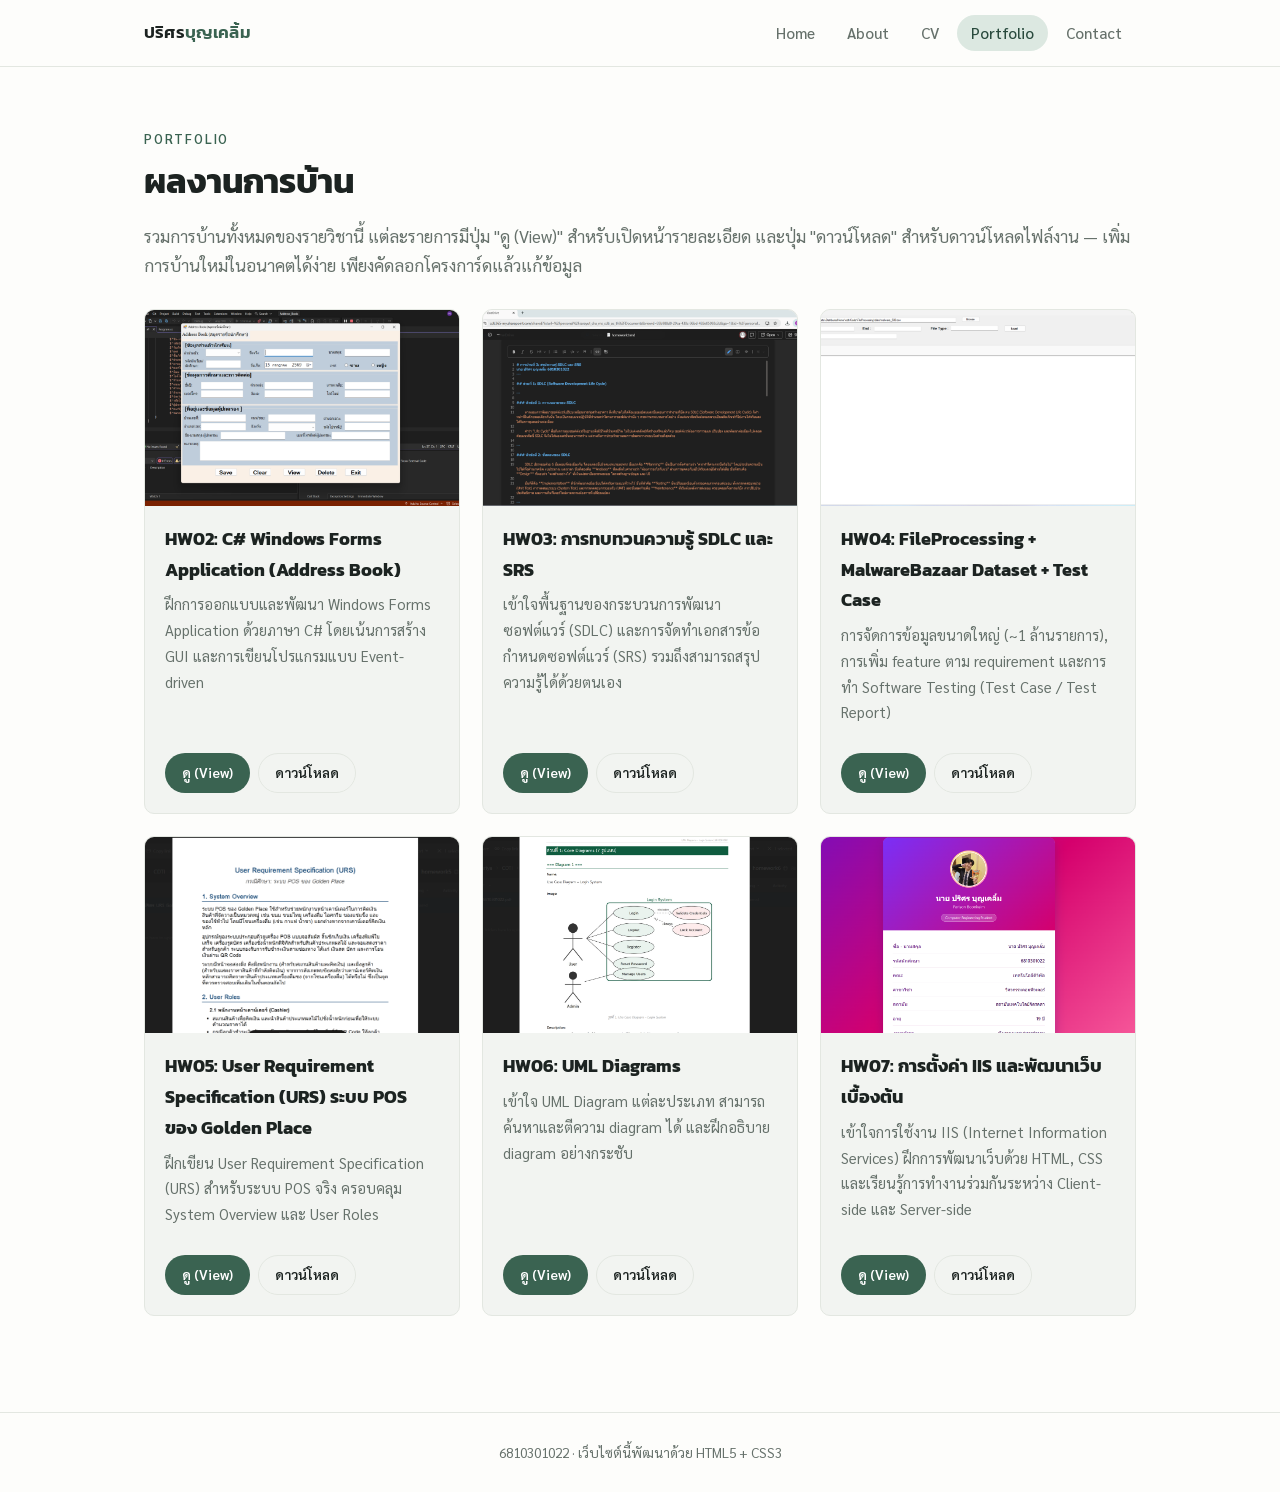
<file: portfolio.html>
<!DOCTYPE html>
<html lang="th">
<head>
<meta charset="UTF-8">
<meta name="viewport" content="width=device-width, initial-scale=1.0">
<title>Portfolio | เว็บไซต์ส่วนตัว</title>
<link rel="stylesheet" href="css/style.css">
</head>
<body>

<header class="site-header">
  <div class="nav-wrap">
    <a href="index.html" class="brand">ปริศร<span>บุญเคลิ้ม</span></a>
    <button class="nav-toggle" aria-label="เปิดเมนู">เมนู</button>
    <ul class="nav-list">
      <li><a href="index.html">Home</a></li>
      <li><a href="about.html">About</a></li>
      <li><a href="cv.html">CV</a></li>
      <li><a href="portfolio.html" class="active">Portfolio</a></li>
      <li><a href="contact.html">Contact</a></li>
    </ul>
  </div>
</header>

<main class="wide">
  <span class="eyebrow">Portfolio</span>
  <h1>ผลงานการบ้าน</h1>
  <p class="lead">
    รวมการบ้านทั้งหมดของรายวิชานี้ แต่ละรายการมีปุ่ม "ดู (View)" สำหรับเปิดหน้ารายละเอียด
    และปุ่ม "ดาวน์โหลด" สำหรับดาวน์โหลดไฟล์งาน — เพิ่มการบ้านใหม่ในอนาคตได้ง่าย
    เพียงคัดลอกโครงการ์ดแล้วแก้ข้อมูล
  </p>

  <div class="portfolio-grid">

    <div class="hw-card">
      <img src="images/hw02.png" alt="หน้าจอโปรแกรม Address Book ที่พัฒนาด้วย C# Windows Forms">
      <div class="hw-body">
        <h3>HW02: C# Windows Forms Application (Address Book)</h3>
        <p>ฝึกการออกแบบและพัฒนา Windows Forms Application ด้วยภาษา C# โดยเน้นการสร้าง GUI และการเขียนโปรแกรมแบบ Event-driven</p>
        <div class="hw-actions">
          <a class="btn btn-primary btn-small" href="hw-detail-02.html">ดู (View)</a>
          <a class="btn btn-outline btn-small" href="downloads/hw02.zip" download>ดาวน์โหลด</a>
        </div>
      </div>
    </div>

    <div class="hw-card">
      <img src="images/hw03.png" alt="เอกสารสรุปความรู้ SDLC และ SRS">
      <div class="hw-body">
        <h3>HW03: การทบทวนความรู้ SDLC และ SRS</h3>
        <p>เข้าใจพื้นฐานของกระบวนการพัฒนาซอฟต์แวร์ (SDLC) และการจัดทำเอกสารข้อกำหนดซอฟต์แวร์ (SRS) รวมถึงสามารถสรุปความรู้ได้ด้วยตนเอง</p>
        <div class="hw-actions">
          <a class="btn btn-primary btn-small" href="hw-detail-03.html">ดู (View)</a>
          <a class="btn btn-outline btn-small" href="downloads/hw03.zip" download>ดาวน์โหลด</a>
        </div>
      </div>
    </div>

    <div class="hw-card">
      <img src="images/hw04.png" alt="โปรแกรม Text/CSV Viewer สำหรับประมวลผลไฟล์ MalwareBazaar Dataset">
      <div class="hw-body">
        <h3>HW04: FileProcessing + MalwareBazaar Dataset + Test Case</h3>
        <p>การจัดการข้อมูลขนาดใหญ่ (~1 ล้านรายการ), การเพิ่ม feature ตาม requirement และการทำ Software Testing (Test Case / Test Report)</p>
        <div class="hw-actions">
          <a class="btn btn-primary btn-small" href="hw-detail-04.html">ดู (View)</a>
          <a class="btn btn-outline btn-small" href="downloads/hw04.zip" download>ดาวน์โหลด</a>
        </div>
      </div>
    </div>

    <div class="hw-card">
      <img src="images/hw05.png" alt="เอกสาร User Requirement Specification ระบบ POS ของ Golden Place">
      <div class="hw-body">
        <h3>HW05: User Requirement Specification (URS) ระบบ POS ของ Golden Place</h3>
        <p>ฝึกเขียน User Requirement Specification (URS) สำหรับระบบ POS จริง ครอบคลุม System Overview และ User Roles</p>
        <div class="hw-actions">
          <a class="btn btn-primary btn-small" href="hw-detail-05.html">ดู (View)</a>
          <a class="btn btn-outline btn-small" href="downloads/hw05.zip" download>ดาวน์โหลด</a>
        </div>
      </div>
    </div>

    <div class="hw-card">
      <img src="images/hw06.png" alt="UML Use Case Diagram ของระบบ Login System">
      <div class="hw-body">
        <h3>HW06: UML Diagrams</h3>
        <p>เข้าใจ UML Diagram แต่ละประเภท สามารถค้นหาและตีความ diagram ได้ และฝึกอธิบาย diagram อย่างกระชับ</p>
        <div class="hw-actions">
          <a class="btn btn-primary btn-small" href="hw-detail-06.html">ดู (View)</a>
          <a class="btn btn-outline btn-small" href="downloads/hw06.zip" download>ดาวน์โหลด</a>
        </div>
      </div>
    </div>

    <div class="hw-card">
      <img src="images/hw07.png" alt="ภาพประกอบการตั้งค่า IIS">
      <div class="hw-body">
        <h3>HW07: การตั้งค่า IIS และพัฒนาเว็บเบื้องต้น</h3>
        <p>เข้าใจการใช้งาน IIS (Internet Information Services) ฝึกการพัฒนาเว็บด้วย HTML, CSS และเรียนรู้การทำงานร่วมกันระหว่าง Client-side และ Server-side</p>
        <div class="hw-actions">
          <a class="btn btn-primary btn-small" href="hw-detail-07.html">ดู (View)</a>
          <a class="btn btn-outline btn-small" href="downloads/hw07.zip" download>ดาวน์โหลด</a>
        </div>
      </div>
    </div>

    <!-- เพิ่มการบ้านใหม่: คัดลอกบล็อก <div class="hw-card">...</div> ด้านบน 1 ชุด แล้วแก้ข้อมูล -->

  </div>
</main>

<footer class="site-footer">
  6810301022 · เว็บไซต์นี้พัฒนาด้วย HTML5 + CSS3
</footer>

<script src="js/main.js"></script>
</body>
</html>
</file>
<file: css/style.css>
/* ============================================
   Personal Homepage — Minimal & Readable
   ============================================ */

@import url('https://fonts.googleapis.com/css2?family=Kanit:wght@500;600;700&family=Sarabun:wght@300;400;500;600&display=swap');

:root {
  --bg: #fdfdfb;
  --surface: #f2f4f1;
  --surface-2: #eef1ec;
  --border: #e3e7e1;
  --text: #1c2321;
  --muted: #66716b;
  --accent: #3a6351;
  --accent-soft: #dce8e1;
  --accent-dark: #294a3d;

  --font-heading: 'Kanit', 'Sarabun', sans-serif;
  --font-body: 'Sarabun', sans-serif;

  --radius: 10px;
  --max-width: 780px;
}

* {
  box-sizing: border-box;
}

html {
  scroll-behavior: smooth;
}

body {
  margin: 0;
  background: var(--bg);
  color: var(--text);
  font-family: var(--font-body);
  font-size: 17px;
  line-height: 1.75;
  -webkit-font-smoothing: antialiased;
}

img {
  max-width: 100%;
  display: block;
}

a {
  color: inherit;
}

/* ---------- Top Navigation ---------- */

.site-header {
  position: sticky;
  top: 0;
  z-index: 50;
  background: rgba(253, 253, 251, 0.92);
  backdrop-filter: blur(6px);
  border-bottom: 1px solid var(--border);
}

.nav-wrap {
  max-width: 1040px;
  margin: 0 auto;
  padding: 18px 24px;
  display: flex;
  align-items: center;
  justify-content: space-between;
  gap: 16px;
}

.brand {
  font-family: var(--font-heading);
  font-weight: 600;
  font-size: 1.05rem;
  text-decoration: none;
  color: var(--text);
  letter-spacing: 0.01em;
}

.brand span {
  color: var(--accent);
}

.nav-list {
  list-style: none;
  display: flex;
  gap: 4px;
  margin: 0;
  padding: 0;
}

.nav-list a {
  text-decoration: none;
  color: var(--muted);
  font-size: 0.95rem;
  font-weight: 500;
  padding: 8px 14px;
  border-radius: 999px;
  transition: background 0.15s ease, color 0.15s ease;
}

.nav-list a:hover {
  color: var(--accent-dark);
  background: var(--surface);
}

.nav-list a.active {
  color: var(--accent-dark);
  background: var(--accent-soft);
}

.nav-toggle {
  display: none;
  background: none;
  border: 1px solid var(--border);
  border-radius: 8px;
  padding: 8px 12px;
  font-family: var(--font-body);
  font-size: 0.9rem;
  cursor: pointer;
}

/* ---------- Layout shell ---------- */

main {
  max-width: var(--max-width);
  margin: 0 auto;
  padding: 56px 24px 96px;
}

.wide {
  max-width: 1040px;
}

.eyebrow {
  display: inline-block;
  font-family: var(--font-body);
  font-size: 0.8rem;
  font-weight: 600;
  letter-spacing: 0.14em;
  text-transform: uppercase;
  color: var(--accent);
  margin-bottom: 10px;
}

h1 {
  font-family: var(--font-heading);
  font-size: 2.1rem;
  line-height: 1.3;
  margin: 0 0 18px;
  color: var(--text);
}

h2 {
  font-family: var(--font-heading);
  font-size: 1.35rem;
  margin: 48px 0 16px;
  color: var(--text);
  border-bottom: 2px solid var(--accent-soft);
  padding-bottom: 10px;
}

h3 {
  font-family: var(--font-heading);
  font-size: 1.1rem;
  margin: 0 0 6px;
}

p {
  margin: 0 0 16px;
  color: var(--text);
}

.lead {
  font-size: 1.05rem;
  color: var(--muted);
}

/* ---------- Hero (Home page) ---------- */

.hero {
  display: grid;
  grid-template-columns: 1.3fr 1fr;
  gap: 40px;
  align-items: center;
  max-width: 1040px;
  margin: 0 auto;
  padding: 56px 24px 40px;
}

.hero-photo {
  width: 100%;
  aspect-ratio: 4 / 5;
  object-fit: cover;
  border-radius: var(--radius);
  background: var(--surface);
  border: 1px solid var(--border);
}

.hero-actions {
  display: flex;
  gap: 12px;
  margin-top: 8px;
  flex-wrap: wrap;
}

/* ---------- Buttons ---------- */

.btn {
  display: inline-block;
  font-family: var(--font-body);
  font-weight: 600;
  font-size: 0.95rem;
  text-decoration: none;
  padding: 11px 22px;
  border-radius: 999px;
  border: 1px solid transparent;
  cursor: pointer;
  transition: transform 0.12s ease, opacity 0.12s ease;
}

.btn:hover {
  transform: translateY(-1px);
}

.btn-primary {
  background: var(--accent);
  color: #fff;
}

.btn-primary:hover {
  background: var(--accent-dark);
}

.btn-outline {
  background: transparent;
  border-color: var(--border);
  color: var(--text);
}

.btn-outline:hover {
  border-color: var(--accent);
  color: var(--accent-dark);
}

.btn-small {
  padding: 7px 16px;
  font-size: 0.85rem;
}

/* ---------- Tag pills ---------- */

.tags {
  display: flex;
  flex-wrap: wrap;
  gap: 8px;
  margin: 0 0 8px;
}

.tag {
  background: var(--accent-soft);
  color: var(--accent-dark);
  font-size: 0.82rem;
  font-weight: 600;
  padding: 5px 12px;
  border-radius: 999px;
}

/* ---------- Info cards (home overview) ---------- */

.card-grid {
  display: grid;
  grid-template-columns: repeat(2, 1fr);
  gap: 18px;
  margin-top: 12px;
}

.info-card {
  background: var(--surface);
  border: 1px solid var(--border);
  border-radius: var(--radius);
  padding: 22px;
}

.info-card p {
  color: var(--muted);
  font-size: 0.95rem;
  margin-bottom: 14px;
}

.info-card a {
  font-size: 0.9rem;
  font-weight: 600;
  color: var(--accent-dark);
  text-decoration: none;
}

.info-card a:hover {
  text-decoration: underline;
}

/* ---------- Portfolio ---------- */

.portfolio-grid {
  display: grid;
  grid-template-columns: repeat(auto-fill, minmax(260px, 1fr));
  gap: 22px;
  margin-top: 28px;
}

.hw-card {
  background: var(--surface);
  border: 1px solid var(--border);
  border-radius: var(--radius);
  overflow: hidden;
  display: flex;
  flex-direction: column;
}

.hw-card img {
  width: 100%;
  aspect-ratio: 16 / 10;
  object-fit: cover;
  background: var(--surface-2);
}

.hw-card .hw-body {
  padding: 18px 20px 20px;
  display: flex;
  flex-direction: column;
  flex-grow: 1;
}

.hw-card p {
  color: var(--muted);
  font-size: 0.92rem;
  flex-grow: 1;
}

.hw-actions {
  display: flex;
  gap: 8px;
  margin-top: 12px;
}

/* ---------- CV page ---------- */

.cv-item {
  display: grid;
  grid-template-columns: 140px 1fr;
  gap: 16px;
  padding: 16px 0;
  border-bottom: 1px solid var(--border);
}

.cv-item:last-child {
  border-bottom: none;
}

.cv-period {
  color: var(--accent);
  font-weight: 600;
  font-size: 0.9rem;
}

.cv-item h3 {
  margin-bottom: 4px;
}

.cv-item .cv-sub {
  color: var(--muted);
  font-size: 0.92rem;
}

/* ---------- Contact form ---------- */

.contact-form {
  background: var(--surface);
  border: 1px solid var(--border);
  border-radius: var(--radius);
  padding: 32px;
  margin-top: 24px;
}

.form-group {
  margin-bottom: 20px;
}

.form-group label {
  display: block;
  font-weight: 600;
  font-size: 0.92rem;
  margin-bottom: 8px;
}

.form-group input,
.form-group textarea {
  width: 100%;
  font-family: var(--font-body);
  font-size: 0.98rem;
  padding: 12px 14px;
  border: 1px solid var(--border);
  border-radius: 8px;
  background: #fff;
  color: var(--text);
}

.form-group input:focus,
.form-group textarea:focus {
  outline: 2px solid var(--accent);
  outline-offset: 1px;
  border-color: var(--accent);
}

.form-group textarea {
  min-height: 130px;
  resize: vertical;
}

.form-note {
  margin-top: 16px;
  font-size: 0.85rem;
  color: var(--muted);
}

/* ---------- HW detail pages ---------- */

.detail-meta {
  display: flex;
  gap: 10px;
  flex-wrap: wrap;
  margin-bottom: 20px;
}

.back-link {
  display: inline-block;
  margin-top: 32px;
  font-size: 0.92rem;
  font-weight: 600;
  color: var(--accent-dark);
  text-decoration: none;
}

.back-link:hover {
  text-decoration: underline;
}

/* ---------- Footer ---------- */

.site-footer {
  border-top: 1px solid var(--border);
  padding: 28px 24px;
  text-align: center;
  color: var(--muted);
  font-size: 0.85rem;
}

/* ---------- Responsive ---------- */

@media (max-width: 720px) {
  .hero {
    grid-template-columns: 1fr;
    padding-top: 32px;
  }

  .hero-photo {
    aspect-ratio: 16 / 10;
    max-width: 280px;
  }

  .card-grid {
    grid-template-columns: 1fr;
  }

  .cv-item {
    grid-template-columns: 1fr;
    gap: 4px;
  }

  .nav-list {
    display: none;
    position: absolute;
    top: 100%;
    left: 0;
    right: 0;
    background: var(--bg);
    border-bottom: 1px solid var(--border);
    flex-direction: column;
    padding: 8px 16px 16px;
  }

  .nav-list.open {
    display: flex;
  }

  .nav-toggle {
    display: inline-block;
  }

  h1 {
    font-size: 1.7rem;
  }
}

@media (prefers-reduced-motion: reduce) {
  html {
    scroll-behavior: auto;
  }
  .btn {
    transition: none;
  }
}
</file>
